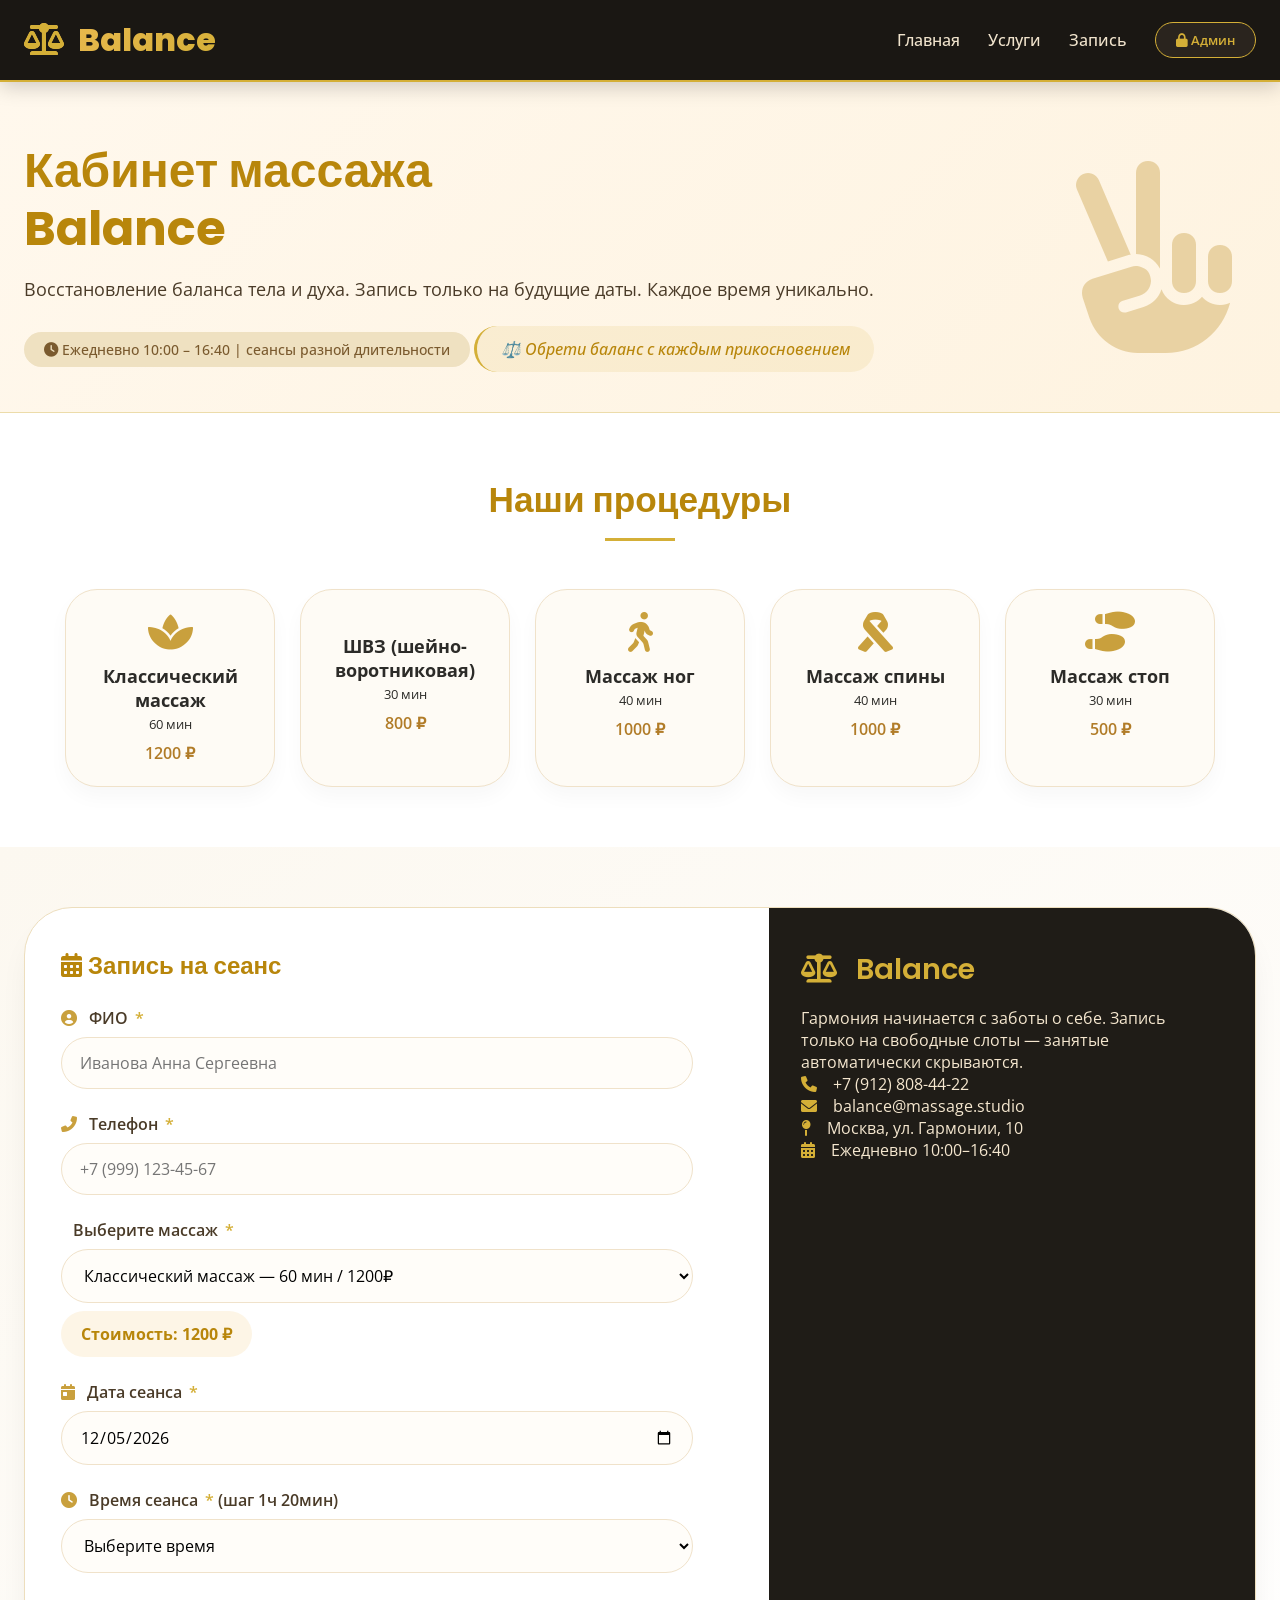
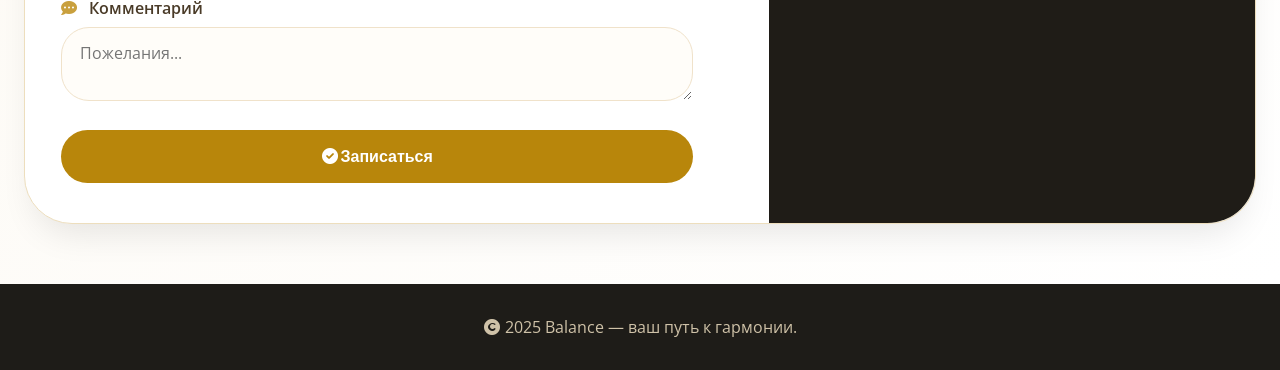
<file: index.html>
<!DOCTYPE html>
<html lang="ru">
<head>
    <meta charset="UTF-8">
    <meta name="viewport" content="width=device-width, initial-scale=1.0, user-scalable=yes">
    <title>Balance | Массаж | Гармония тела</title>
    <link rel="stylesheet" href="https://cdnjs.cloudflare.com/ajax/libs/font-awesome/6.0.0-beta3/css/all.min.css">
    <link href="https://fonts.googleapis.com/css2?family=Poppins:wght@300;400;500;600;700;800&family=Open+Sans:wght@400;500;600&display=swap" rel="stylesheet">
    <link rel="stylesheet" href="style.css">
</head>
<body>

<header class="header">
    <div class="container">
        <div class="nav-bar">
            <div class="logo"><i class="fas fa-balance-scale"></i> Balance</div>
            <div class="nav-links">
                <a href="#home">Главная</a>
                <a href="#services">Услуги</a>
                <a href="#booking-form">Запись</a>
                <button id="openAdminModalBtn" class="admin-btn"><i class="fas fa-lock"></i> Админ</button>
            </div>
        </div>
    </div>
</header>

<section id="home" class="hero">
    <div class="container hero-content">
        <div class="hero-text">
            <h1>Кабинет массажа <br>Balance</h1>
            <p>Восстановление баланса тела и духа. Запись только на будущие даты. Каждое время уникально.</p>
            <div class="hero-badge"><i class="fas fa-clock"></i> Ежедневно 10:00 – 16:40 | сеансы разной длительности</div>
            <div class="slogan-box" id="sloganText">⚖️ Обрети баланс с каждым прикосновением</div>
        </div>
        <div class="hero-img"><i class="fas fa-hand-peace"></i></div>
    </div>
</section>

<section id="services" class="services">
    <div class="container">
        <h2 class="section-title">Наши процедуры</h2>
        <div class="zones-grid" id="servicesGrid"></div>
    </div>
</section>

<section id="booking-form" class="booking-section">
    <div class="container">
        <div class="booking-wrapper">
            <div class="form-col">
                <h2 style="margin-bottom:24px; color:#b8860b;"><i class="fas fa-calendar-alt"></i> Запись на сеанс</h2>
                <form id="massageForm">
                    <div class="form-group">
                        <label><i class="fas fa-user-circle"></i> ФИО <span class="required-star">*</span></label>
                        <input type="text" id="fullname" placeholder="Иванова Анна Сергеевна" required>
                    </div>
                    <div class="form-group">
                        <label><i class="fas fa-phone-alt"></i> Телефон <span class="required-star">*</span></label>
                        <input type="tel" id="phone" placeholder="+7 (999) 123-45-67" required>
                    </div>
                    <div class="form-group">
                        <label><i class="fas fa-hand-spa"></i> Выберите массаж <span class="required-star">*</span></label>
                        <select id="service" required></select>
                        <div class="price-display" id="priceDisplay">Стоимость: </div>
                    </div>
                    <div class="form-group">
                        <label><i class="fas fa-calendar-day"></i> Дата сеанса <span class="required-star">*</span></label>
                        <input type="date" id="appointmentDate" required>
                    </div>
                    <div class="form-group">
                        <label><i class="fas fa-clock"></i> Время сеанса <span class="required-star">*</span> (шаг 1ч 20мин)</label>
                        <select id="timeSlot" required>
                            <option value="">Выберите время</option>
                            <option value="10:00">10:00</option>
                            <option value="11:20">11:20</option>
                            <option value="12:40">12:40</option>
                            <option value="14:00">14:00</option>
                            <option value="15:20">15:20</option>
                            <option value="16:40">16:40</option>
                        </select>
                    </div>
                    <div class="form-group">
                        <label><i class="fas fa-comment-dots"></i> Комментарий</label>
                        <textarea id="comment" rows="2" placeholder="Пожелания..."></textarea>
                    </div>
                    <button type="submit" class="btn-primary"><i class="fas fa-check-circle"></i> Записаться</button>
                </form>
            </div>
            <div class="info-col">
                <h3><i class="fas fa-balance-scale"></i> Balance</h3>
                <p>Гармония начинается с заботы о себе. Запись только на свободные слоты — занятые автоматически скрываются.</p>
                <div><i class="fas fa-phone"></i> +7 (912) 808-44-22</div>
                <div><i class="fas fa-envelope"></i> balance@massage.studio</div>
                <div><i class="fas fa-map-pin"></i> Москва, ул. Гармонии, 10</div>
                <div><i class="fas fa-calendar-alt"></i> Ежедневно 10:00–16:40</div>
            </div>
        </div>
    </div>
</section>

<div id="adminPanel" class="admin-panel">
    <div class="container">
        <div class="admin-header">
            <h2><i class="fas fa-user-shield"></i> Панель администратора</h2>
            <div>
                <button id="refreshAdminBtn" style="background:#efe1c1; border:none; padding:8px 20px; border-radius:40px; margin-right:10px;">
                    <i class="fas fa-sync-alt"></i> Обновить
                </button>
                <button id="logoutBtn" class="logout-btn"><i class="fas fa-sign-out-alt"></i> Выйти</button>
            </div>
        </div>

        <div class="daily-schedule">
            <h3><i class="fas fa-calendar-day"></i> Расписание на день</h3>
            <div class="daily-nav">
                <button id="prevDayBtn"><i class="fas fa-chevron-left"></i> Пред. день</button>
                <input type="date" id="scheduleDatePicker" value="">
                <button id="nextDayBtn">След. день <i class="fas fa-chevron-right"></i></button>
            </div>
            <div class="table-container">
                <table id="dailyScheduleTable">
                    <thead><tr><th>Время</th><th>ФИО</th><th>Телефон</th><th>Услуга</th><th>Комментарий</th><th>Действие</th></tr></thead>
                    <tbody id="dailyScheduleBody"><tr><td colspan="6">Выберите дату</td></tr></tbody>
                </table>
            </div>
        </div>

        <div class="schedule-block">
            <h3><i class="fas fa-calendar-times"></i> Блокировка дней и слотов</h3>
            <div class="schedule-form">
                <div class="form-group"><label>Дата:</label><input type="date" id="blockDate" min=""></div>
                <div class="form-group"><label>Время:</label>
                    <select id="blockTime"><option value="">-- Весь день --</option><option value="10:00">10:00</option><option value="11:20">11:20</option><option value="12:40">12:40</option><option value="14:00">14:00</option><option value="15:20">15:20</option><option value="16:40">16:40</option></select>
                </div>
                <button id="addBlockBtn" class="btn-primary" style="width:auto; padding:12px 24px;">Заблокировать</button>
            </div>
            <div id="blocksList" class="block-list"><strong>Текущие блокировки:</strong><br><span>Загрузка...</span></div>
        </div>

        <h3><i class="fas fa-list-alt"></i> Все записи клиентов</h3>
        <div class="table-container">
            <table id="adminTable"><thead><tr><th>Дата</th><th>Время</th><th>ФИО</th><th>Телефон</th><th>Услуга</th><th>Длительность</th><th>Стоимость</th><th>Комментарий</th><th>Дата создания</th><th>Действие</th></tr></thead>
            <tbody id="adminTableBody"><tr><td colspan="10">Загрузка...</td></tr></tbody></table>
        </div>
        <button id="clearAllAdminBtn" style="margin-top:20px; background:#f0e2ca; border:none; padding:10px 20px; border-radius:40px;"><i class="fas fa-trash-alt"></i> Очистить все записи</button>
    </div>
</div>

<footer><div class="container"><p><i class="fas fa-copyright"></i> 2025 Balance — ваш путь к гармонии.</p></div></footer>
<div id="toastMessage" class="toast-msg"></div>

<div id="adminModal" class="modal"><div class="modal-content"><i class="fas fa-lock" style="font-size:40px;color:#b8860b;"></i><h3>Вход администратора</h3><input type="text" id="adminLogin" placeholder="Логин" style="width:100%;margin:10px0;"><input type="password" id="adminPassword" placeholder="Пароль" style="width:100%;margin:10px0;"><button id="submitAdminLogin" class="btn-primary" style="margin-top:10px;">Войти</button><button id="closeModalBtn" style="margin-top:10px;background:transparent;">Отмена</button></div></div>
<div id="serviceModal" class="modal"><div class="modal-content"><h3 id="modalTitle"></h3><div id="modalBody"></div><button class="close-modal">Закрыть</button></div></div>

<script>
    // === ДАННЫЕ (те же, что и раньше) ===
    const servicesData = [
        { name: "Классический массаж", duration: "60 мин", price: 1200, icon: "fa-spa", indications: "Общее расслабление, снятие напряжения.", contraindications: "ОРВИ, острые респираторные инфекции, повышенная температура, острые воспаления, онкология." },
        { name: "ШВЗ (шейно-воротниковая)", duration: "30 мин", price: 800, icon: "fa-necklace", indications: "Головные боли, остеохондроз.", contraindications: "ОРВИ, острые инфекции, тромбоз, гипертония в стадии обострения." },
        { name: "Массаж ног", duration: "40 мин", price: 1000, icon: "fa-walking", indications: "Отеки, усталость ног.", contraindications: "ОРВИ, тромбофлебит, трофические язвы." },
        { name: "Массаж спины", duration: "40 мин", price: 1000, icon: "fa-ribbon", indications: "Боли в спине, сколиоз.", contraindications: "ОРВИ, грыжи в острой фазе, травмы позвоночника." },
        { name: "Массаж стоп", duration: "30 мин", price: 500, icon: "fa-shoe-prints", indications: "Плоскостопие, усталость стоп.", contraindications: "ОРВИ, грибок, подагра." }
    ];
    const slogans = ["⚖️ Balance — точка равновесия тела","🌸 Гармония начинается с массажа Balance","🌿 Восстанови баланс энергии с нами","💆‍♀️ Равновесие в каждом движении рук","🌙 Успокой ум, расслабь тело — Balance","✨ Баланс — это не точка, а путь","🍃 Прикосновение, возвращающее баланс","⭐ Кабинет Balance: где напряжение уходит в ноль","🌊 Твоя внутренняя гармония — наша цель","🕊️ Массаж Balance: симфония здоровья"];
    
    let appointments = [], blocks = [];
    function loadData() {
        const storedApps = localStorage.getItem('balance_appointments');
        if(storedApps) { try { appointments = JSON.parse(storedApps); } catch(e) {} }
        const storedBlocks = localStorage.getItem('balance_blocks');
        if(storedBlocks) { try { blocks = JSON.parse(storedBlocks); } catch(e) {} }
        if(window.isAdminLoggedIn) { renderAdminTable(); renderBlocksList(); renderDailySchedule(currentScheduleDate); }
    }
    function saveData() { localStorage.setItem('balance_appointments', JSON.stringify(appointments)); localStorage.setItem('balance_blocks', JSON.stringify(blocks)); }
    
    function isSlotBlocked(date, timeSlot) { return blocks.some(block => block.date === date && (!block.timeSlot || block.timeSlot === timeSlot)); }
    function isSlotBooked(date, timeSlot) { return appointments.some(a => a.date === date && a.timeSlot === timeSlot); }
    
    function addAppointment(fullname, phone, serviceName, price, duration, date, timeSlot, comment) {
        if(isSlotBlocked(date, timeSlot)) { showToast("❌ Слот заблокирован"); return false; }
        if(isSlotBooked(date, timeSlot)) { showToast("❌ Время уже занято"); return false; }
        const newApp = { id: Date.now(), fullname: escapeHtml(fullname.trim()), phone: escapeHtml(phone.trim()), service: serviceName, price, duration, date, timeSlot, comment: escapeHtml(comment.trim()) || "—", createdAt: new Date().toLocaleString('ru-RU') };
        appointments.push(newApp);
        saveData();
        if(window.isAdminLoggedIn) { renderAdminTable(); renderDailySchedule(currentScheduleDate); }
        updateTimeSlotOptions();
        showToast(`✅ Запись на ${date} в ${timeSlot} добавлена!`);
        return true;
    }
    function deleteAppointment(id) {
        appointments = appointments.filter(a => a.id !== id);
        saveData();
        if(window.isAdminLoggedIn) { renderAdminTable(); renderDailySchedule(currentScheduleDate); }
        updateTimeSlotOptions();
        showToast("Запись удалена");
    }
    function clearAllAppointments() {
        if(confirm("Удалить все записи?")) { appointments = []; saveData(); if(window.isAdminLoggedIn) renderAdminTable(); renderDailySchedule(currentScheduleDate); updateTimeSlotOptions(); showToast("Все записи очищены"); }
    }
    
    function addBlock(date, timeSlot) {
        if(!date) { showToast("Выберите дату"); return false; }
        if(blocks.some(b => b.date === date && b.timeSlot === timeSlot)) { showToast("Блокировка уже есть"); return false; }
        blocks.push({ date, timeSlot: timeSlot || undefined });
        saveData();
        if(window.isAdminLoggedIn) renderBlocksList();
        updateTimeSlotOptions();
        showToast(`Заблокирован ${date}${timeSlot ? ' время ' + timeSlot : ' (весь день)'}`);
        return true;
    }
    function removeBlock(date, timeSlot) {
        blocks = blocks.filter(b => !(b.date === date && b.timeSlot === timeSlot));
        saveData();
        if(window.isAdminLoggedIn) renderBlocksList();
        updateTimeSlotOptions();
        showToast("Блокировка снята");
    }
    function renderBlocksList() {
        const container = document.getElementById('blocksList');
        if(!container) return;
        if(blocks.length === 0) { container.innerHTML = '<strong>Текущие блокировки:</strong><br><span>Нет блокировок</span>'; return; }
        let html = '<strong>Текущие блокировки:</strong><br>';
        blocks.forEach(block => { html += `<div class="block-item">${block.date} ${block.timeSlot ? `(${block.timeSlot})` : '(весь день)'} <button onclick="window.removeBlockUI('${block.date}', '${block.timeSlot || ''}')"><i class="fas fa-trash-alt"></i></button></div>`; });
        container.innerHTML = html;
    }
    window.removeBlockUI = (date, timeSlot) => removeBlock(date, timeSlot || undefined);
    
    function renderAdminTable() {
        const tbody = document.getElementById('adminTableBody');
        if(!tbody) return;
        if(appointments.length === 0) { tbody.innerHTML = '<tr><td colspan="10">Нет записей</td></tr>'; return; }
        let html = '';
        appointments.forEach(app => { html += `<tr><td>${app.date}</td><td>${app.timeSlot}</td><td>${app.fullname}</td><td>${app.phone}</td><td>${app.service}</td><td>${app.duration}</td><td>${app.price}₽</td><td>${app.comment}</td><td>${app.createdAt}</td><td><button class="delete-btn" data-id="${app.id}"><i class="fas fa-trash-can"></i></button></td></tr>`; });
        tbody.innerHTML = html;
        document.querySelectorAll('.delete-btn').forEach(btn => btn.addEventListener('click', (e) => { const id = Number(btn.getAttribute('data-id')); if(confirm("Удалить?")) deleteAppointment(id); }));
    }
    
    let currentScheduleDate = new Date().toISOString().slice(0,10);
    function renderDailySchedule(date) {
        const tbody = document.getElementById('dailyScheduleBody');
        if(!tbody) return;
        const appsOnDate = appointments.filter(a => a.date === date);
        const times = ["10:00","11:20","12:40","14:00","15:20","16:40"];
        let html = '';
        for(let t of times) {
            const app = appsOnDate.find(a => a.timeSlot === t);
            if(app) html += `<tr><td>${t}</td><td>${app.fullname}</td><td>${app.phone}</td><td>${app.service}</td><td>${app.comment}</td><td><button class="delete-schedule-btn" data-id="${app.id}"><i class="fas fa-trash-alt"></i> Удалить</button></td></tr>`;
            else { const blocked = isSlotBlocked(date, t); html += `<tr style="opacity:0.7"><td>${t}</td><td colspan="4">${blocked ? '🔒 Заблокирован' : 'Свободно'}</td><td></td></tr>`; }
        }
        tbody.innerHTML = html;
        document.querySelectorAll('.delete-schedule-btn').forEach(btn => btn.addEventListener('click', (e) => { const id = Number(btn.getAttribute('data-id')); if(confirm("Удалить запись?")) deleteAppointment(id); }));
        document.getElementById('scheduleDatePicker').value = date;
    }
    function setScheduleDate(date) { currentScheduleDate = date; renderDailySchedule(currentScheduleDate); }
    window.prevDay = () => { let d = new Date(currentScheduleDate + "T12:00:00"); d.setDate(d.getDate()-1); setScheduleDate(d.toISOString().slice(0,10)); };
    window.nextDay = () => { let d = new Date(currentScheduleDate + "T12:00:00"); d.setDate(d.getDate()+1); setScheduleDate(d.toISOString().slice(0,10)); };
    
    function updateTimeSlotOptions() {
        const date = document.getElementById('appointmentDate').value;
        const timeSelect = document.getElementById('timeSlot');
        if(!date || !timeSelect) return;
        Array.from(timeSelect.querySelectorAll('option[value]')).forEach(opt => {
            const val = opt.value;
            if(val && (isSlotBooked(date, val) || isSlotBlocked(date, val))) { opt.disabled = true; opt.style.color = '#aaa'; if(opt.selected) timeSelect.value = ''; }
            else { opt.disabled = false; opt.style.color = ''; }
        });
    }
    
    function escapeHtml(str) { if(!str) return ''; return str.replace(/[&<>]/g, m => ({'&':'&amp;','<':'&lt;','>':'&gt;'}[m])); }
    function validatePhone(phone) { return phone.replace(/\D/g, '').length >= 10; }
    function showToast(msg) { const t = document.getElementById('toastMessage'); t.innerHTML = `<i class="fas fa-info-circle"></i> ${msg}`; t.classList.add('show'); setTimeout(() => t.classList.remove('show'), 2800); }
    
    let sloganIdx = 0;
    setInterval(() => { const el = document.getElementById('sloganText'); if(el) { el.style.opacity = '0'; setTimeout(() => { el.innerHTML = slogans[sloganIdx % slogans.length]; el.style.opacity = '1'; sloganIdx++; }, 200); } }, 5000);
    
    function renderServices() {
        const grid = document.getElementById('servicesGrid');
        if(!grid) return;
        grid.innerHTML = '';
        servicesData.forEach(s => { const card = document.createElement('div'); card.className = 'zone-card'; card.innerHTML = `<i class="fas ${s.icon}"></i><span>${s.name}</span><small>${s.duration}</small><div class="price-time">${s.price} ₽</div>`; card.addEventListener('click', () => openServiceModal(s)); grid.appendChild(card); });
    }
    function openServiceModal(s) { document.getElementById('modalTitle').innerText = `${s.name} (${s.duration}) — ${s.price}₽`; document.getElementById('modalBody').innerHTML = `<p><strong>📖 Показания:</strong> ${s.indications}</p><p><strong>⚠️ Противопоказания:</strong> ${s.contraindications}</p><p><strong>⏱️ Длительность:</strong> ${s.duration}</p>`; document.getElementById('serviceModal').style.display = 'flex'; }
    function populateServiceSelect() {
        const sel = document.getElementById('service');
        sel.innerHTML = '';
        servicesData.forEach(s => { const opt = document.createElement('option'); opt.value = s.name; opt.setAttribute('data-price', s.price); opt.setAttribute('data-duration', s.duration); opt.innerText = `${s.name} — ${s.duration} / ${s.price}₽`; sel.appendChild(opt); });
        updatePriceDisplay();
    }
    function updatePriceDisplay() { const p = document.getElementById('service').options[document.getElementById('service').selectedIndex]?.getAttribute('data-price') || 0; document.getElementById('priceDisplay').innerText = `Стоимость: ${p} ₽`; }
    function setDateMinTomorrow() {
        const inp = document.getElementById('appointmentDate');
        const tomorrow = new Date(); tomorrow.setDate(tomorrow.getDate()+1);
        const yyyy = tomorrow.getFullYear(), mm = String(tomorrow.getMonth()+1).padStart(2,'0'), dd = String(tomorrow.getDate()).padStart(2,'0');
        inp.min = `${yyyy}-${mm}-${dd}`; inp.value = `${yyyy}-${mm}-${dd}`;
        inp.addEventListener('change', () => { if(inp.value < inp.min) inp.value = inp.min; updateTimeSlotOptions(); });
        updateTimeSlotOptions();
    }
    
    document.getElementById('massageForm').addEventListener('submit', (e) => {
        e.preventDefault();
        const fullname = document.getElementById('fullname').value, phone = document.getElementById('phone').value, sel = document.getElementById('service'), serviceName = sel.value, price = parseInt(sel.options[sel.selectedIndex].getAttribute('data-price')), duration = sel.options[sel.selectedIndex].getAttribute('data-duration'), date = document.getElementById('appointmentDate').value, timeSlot = document.getElementById('timeSlot').value, comment = document.getElementById('comment').value;
        if(fullname.trim().length < 3) return showToast("Введите корректное ФИО");
        if(!validatePhone(phone)) return showToast("Некорректный телефон");
        if(!date || !timeSlot) return showToast("Выберите дату и время");
        if(isSlotBooked(date, timeSlot)) return showToast("Это время уже занято");
        if(isSlotBlocked(date, timeSlot)) return showToast("Слот заблокирован");
        if(addAppointment(fullname, phone, serviceName, price, duration, date, timeSlot, comment)) {
            document.getElementById('massageForm').reset();
            setDateMinTomorrow();
            document.getElementById('service').selectedIndex = 0;
            updatePriceDisplay();
            updateTimeSlotOptions();
        }
    });
    
    let isAdminLoggedIn = false;
    window.isAdminLoggedIn = false;
    function showAdminPanel(show) {
        const panel = document.getElementById('adminPanel');
        if(show) { panel.style.display = 'block'; loadData(); renderAdminTable(); renderBlocksList(); renderDailySchedule(currentScheduleDate); window.isAdminLoggedIn = true; }
        else { panel.style.display = 'none'; window.isAdminLoggedIn = false; }
    }
    const adminModal = document.getElementById('adminModal');
    document.getElementById('openAdminModalBtn').onclick = () => adminModal.style.display = 'flex';
    document.getElementById('closeModalBtn').onclick = () => adminModal.style.display = 'none';
    document.getElementById('submitAdminLogin').onclick = () => {
        const l = document.getElementById('adminLogin').value, p = document.getElementById('adminPassword').value;
        if(l === 'admin' && p === 'sunrise2025') { adminModal.style.display = 'none'; showAdminPanel(true); showToast("Вход выполнен"); }
        else showToast("Неверный логин или пароль");
    };
    document.getElementById('logoutBtn')?.addEventListener('click', () => showAdminPanel(false));
    document.getElementById('clearAllAdminBtn')?.addEventListener('click', clearAllAppointments);
    document.getElementById('addBlockBtn')?.addEventListener('click', () => { const d = document.getElementById('blockDate').value, t = document.getElementById('blockTime').value; if(!d) showToast("Выберите дату"); else addBlock(d, t || null); document.getElementById('blockDate').value = ''; document.getElementById('blockTime').value = ''; });
    const blockDateInput = document.getElementById('blockDate'); if(blockDateInput) { const t = new Date(); t.setDate(t.getDate()+1); blockDateInput.min = t.toISOString().slice(0,10); }
    document.getElementById('prevDayBtn')?.addEventListener('click', () => window.prevDay());
    document.getElementById('nextDayBtn')?.addEventListener('click', () => window.nextDay());
    document.getElementById('scheduleDatePicker')?.addEventListener('change', (e) => setScheduleDate(e.target.value));
    document.getElementById('refreshAdminBtn')?.addEventListener('click', () => { loadData(); if(window.isAdminLoggedIn) { renderAdminTable(); renderBlocksList(); renderDailySchedule(currentScheduleDate); } showToast("Список обновлён"); });
    
    // Синхронизация между вкладками
    window.addEventListener('storage', (event) => {
        if ((event.key === 'balance_appointments' || event.key === 'balance_blocks') && window.isAdminLoggedIn) {
            loadData();
            renderAdminTable();
            renderBlocksList();
            renderDailySchedule(currentScheduleDate);
            showToast("Данные обновлены из другой вкладки");
        }
    });
    
    window.onclick = (e) => { if(e.target === adminModal) adminModal.style.display = 'none'; if(e.target === document.getElementById('serviceModal')) document.getElementById('serviceModal').style.display = 'none'; };
    document.querySelectorAll('.close-modal').forEach(btn => btn.addEventListener('click', () => document.getElementById('serviceModal').style.display = 'none'));
    
    renderServices();
    populateServiceSelect();
    loadData();
    setDateMinTomorrow();
    document.getElementById('service').addEventListener('change', updatePriceDisplay);
    document.getElementById('appointmentDate').addEventListener('change', updateTimeSlotOptions);
    setScheduleDate(currentScheduleDate);
</script>
</body>
</html>
</file>
<file: style.css>
/* style.css - Кабинет массажа Balance */
* {
    margin: 0;
    padding: 0;
    box-sizing: border-box;
}

body {
    font-family: 'Open Sans', sans-serif;
    background: #f4f1ea;
    color: #2c2b28;
    scroll-behavior: smooth;
}

h1, h2, h3, .logo {
    font-family: 'Poppins', sans-serif;
    font-weight: 600;
}

.container {
    max-width: 1280px;
    margin: 0 auto;
    padding: 0 24px;
}

/* Header — контрастный тёмный фон с золотом */
.header {
    background: #1a1713;
    box-shadow: 0 4px 20px rgba(0,0,0,0.2);
    position: sticky;
    top: 0;
    z-index: 100;
    border-bottom: 2px solid #d4af37;
}
.nav-bar {
    display: flex;
    justify-content: space-between;
    align-items: center;
    padding: 16px 0;
    flex-wrap: wrap;
}
.logo {
    font-size: 2rem;
    font-weight: 800;
    background: linear-gradient(135deg, #eebb55, #d4af37);
    -webkit-background-clip: text;
    background-clip: text;
    color: transparent;
}
.logo i {
    background: none;
    color: #d4af37;
    margin-right: 8px;
}
.nav-links {
    display: flex;
    gap: 28px;
    align-items: center;
}
.nav-links a {
    text-decoration: none;
    font-weight: 500;
    color: #f0e3cc;
    transition: 0.2s;
}
.nav-links a:hover {
    color: #d4af37;
}
.admin-btn {
    background: #2a241e;
    border: 1px solid #d4af37;
    padding: 8px 20px;
    border-radius: 40px;
    font-weight: 600;
    cursor: pointer;
    transition: 0.2s;
    color: #d4af37;
    font-family: inherit;
}
.admin-btn:hover {
    background: #d4af37;
    color: #1a1713;
}

/* Hero */
.hero {
    background: linear-gradient(135deg, #fff8ed 0%, #fef3e0 100%);
    padding: 60px 0 40px 0;
    border-bottom: 1px solid #ecdcaa;
}
.hero-content {
    display: flex;
    flex-wrap: wrap;
    justify-content: space-between;
    align-items: center;
    gap: 30px;
}
.hero-text h1 {
    font-size: 3rem;
    font-weight: 700;
    color: #b8860b;
    line-height: 1.2;
}
.hero-text p {
    margin-top: 20px;
    font-size: 1.1rem;
    color: #4a3b28;
}
.hero-badge {
    background: #efe1c1;
    display: inline-block;
    padding: 8px 20px;
    border-radius: 40px;
    font-size: 0.9rem;
    font-weight: 500;
    margin-top: 20px;
    color: #7a5a2e;
}
.slogan-box {
    margin-top: 25px;
    font-style: italic;
    background: rgba(212, 175, 55, 0.12);
    padding: 12px 24px;
    border-radius: 60px;
    display: inline-block;
    color: #b8860b;
    font-weight: 500;
    transition: opacity 0.4s;
    border-left: 3px solid #d4af37;
}
.hero-img i {
    font-size: 12rem;
    color: #e9d2a3;
}

/* Секция услуг */
.services {
    padding: 60px 0;
    background: #ffffff;
}
.section-title {
    text-align: center;
    font-size: 2.2rem;
    margin-bottom: 48px;
    color: #b8860b;
}
.section-title:after {
    content: '';
    display: block;
    width: 70px;
    height: 3px;
    background: #d4af37;
    margin: 12px auto 0;
}
.zones-grid {
    display: flex;
    flex-wrap: wrap;
    justify-content: center;
    gap: 25px;
}
.zone-card {
    background: #fefbf5;
    border-radius: 32px;
    padding: 22px 25px;
    text-align: center;
    box-shadow: 0 10px 20px rgba(0,0,0,0.03);
    border: 1px solid #f0e2ca;
    transition: all 0.2s;
    width: 210px;
    cursor: pointer;
}
.zone-card:hover {
    transform: translateY(-5px);
    border-color: #d4af37;
    box-shadow: 0 18px 28px rgba(212,175,55,0.15);
}
.zone-card i {
    font-size: 2.5rem;
    color: #c9a03d;
    margin-bottom: 12px;
}
.zone-card span {
    font-weight: 700;
    display: block;
    font-size: 1.1rem;
}
.price-time {
    margin-top: 8px;
    font-weight: 600;
    color: #b17c28;
}

/* Форма записи */
.booking-section {
    background: linear-gradient(145deg, #fcf8f0 0%, #ffffff 100%);
    padding: 60px 0;
}
.booking-wrapper {
    display: flex;
    flex-wrap: wrap;
    gap: 40px;
    background: white;
    border-radius: 48px;
    box-shadow: 0 20px 35px -12px rgba(0,0,0,0.1);
    border: 1px solid #eddebd;
}
.form-col {
    flex: 1.2;
    padding: 40px 36px;
}
.info-col {
    flex: 0.8;
    background: #1f1c17;
    padding: 40px 32px;
    color: #f5e7cf;
    border-radius: 0 48px 48px 0;
}
.info-col h3 {
    font-size: 1.8rem;
    margin-bottom: 16px;
    color: #d4af37;
}
.info-col i {
    color: #d4af37;
    margin-right: 12px;
}
.form-group {
    margin-bottom: 24px;
}
label {
    font-weight: 600;
    display: block;
    margin-bottom: 8px;
    color: #4a3b28;
}
label i {
    color: #c9a03d;
    margin-right: 8px;
}
input, select, textarea {
    width: 100%;
    padding: 14px 18px;
    border-radius: 28px;
    border: 1.5px solid #f0e2ca;
    font-family: 'Open Sans', sans-serif;
    font-size: 1rem;
    background: #fffdf9;
}
input:focus, select:focus, textarea:focus {
    outline: none;
    border-color: #d4af37;
    box-shadow: 0 0 0 3px rgba(212,175,55,0.2);
}
.price-display {
    background: #fdf5e6;
    padding: 12px 20px;
    border-radius: 36px;
    display: inline-block;
    font-weight: 700;
    color: #b8860b;
    margin-top: 8px;
}
.btn-primary {
    background: #b8860b;
    border: none;
    padding: 14px 28px;
    border-radius: 40px;
    color: white;
    font-weight: 700;
    font-size: 1rem;
    cursor: pointer;
    width: 100%;
    font-family: 'Poppins', sans-serif;
    transition: 0.2s;
}
.btn-primary:hover {
    background: #9e7108;
    transform: translateY(-2px);
}

/* Админ-панель */
.admin-panel {
    display: none;
    background: #fcf9f2;
    padding: 40px 0;
    border-top: 2px solid #ecdcaa;
}
.admin-header {
    display: flex;
    justify-content: space-between;
    align-items: center;
    flex-wrap: wrap;
    margin-bottom: 30px;
}
.logout-btn {
    background: #f0e2ca;
    border: none;
    padding: 8px 24px;
    border-radius: 40px;
    font-weight: 600;
    cursor: pointer;
}
.schedule-block, .daily-schedule {
    background: #fff8ef;
    border-radius: 28px;
    padding: 20px;
    margin-bottom: 40px;
    border: 1px solid #eddbaa;
}
.schedule-form {
    display: flex;
    flex-wrap: wrap;
    gap: 15px;
    align-items: flex-end;
    margin-bottom: 20px;
}
.schedule-form .form-group {
    margin-bottom: 0;
    flex: 1;
}
.block-list {
    margin-top: 20px;
}
.block-item {
    background: white;
    padding: 10px 16px;
    border-radius: 40px;
    margin-bottom: 8px;
    display: inline-block;
    margin-right: 12px;
    border: 1px solid #eddbaa;
}
.block-item button {
    background: none;
    border: none;
    color: #b8860b;
    margin-left: 10px;
    cursor: pointer;
}
.table-container {
    overflow-x: auto;
    border-radius: 28px;
    border: 1px solid #eddbaa;
    background: white;
    margin-top: 20px;
}
table {
    width: 100%;
    border-collapse: collapse;
    min-width: 800px;
}
th, td {
    padding: 14px 18px;
    text-align: left;
    border-bottom: 1px solid #f0e2ca;
}
th {
    background-color: #fef5e6;
    color: #b8860b;
}
.delete-btn {
    background: none;
    border: none;
    color: #c9a03d;
    font-size: 1.2rem;
    cursor: pointer;
}
.daily-nav {
    display: flex;
    align-items: center;
    gap: 15px;
    margin: 20px 0;
}
.daily-nav button {
    background: #efe1c1;
    border: none;
    padding: 8px 16px;
    border-radius: 40px;
    cursor: pointer;
    font-weight: 600;
}
.daily-nav input {
    width: auto;
    flex: 1;
}
.toast-msg {
    position: fixed;
    bottom: 30px;
    right: 30px;
    background: #b8860b;
    color: white;
    padding: 12px 24px;
    border-radius: 60px;
    z-index: 1000;
    opacity: 0;
    visibility: hidden;
    transition: 0.2s;
}
.toast-msg.show {
    opacity: 1;
    visibility: visible;
}
footer {
    background: #1e1c18;
    color: #cfc2a8;
    text-align: center;
    padding: 32px 0;
}
.modal {
    display: none;
    position: fixed;
    top: 0; left: 0;
    width: 100%; height: 100%;
    background: rgba(0,0,0,0.7);
    justify-content: center;
    align-items: center;
    z-index: 2000;
}
.modal-content {
    background: white;
    padding: 32px;
    border-radius: 48px;
    width: 90%;
    max-width: 500px;
    max-height: 80vh;
    overflow-y: auto;
}
.modal-content h3 {
    color: #b8860b;
    margin-bottom: 16px;
}
.close-modal {
    background: #f0e2ca;
    border: none;
    padding: 8px 20px;
    border-radius: 40px;
    margin-top: 20px;
    cursor: pointer;
}
@media (max-width: 850px) {
    .hero-text h1 { font-size: 2rem; }
    .booking-wrapper { flex-direction: column; }
    .info-col { border-radius: 0 0 48px 48px; }
    .schedule-form { flex-direction: column; align-items: stretch; }
}
.required-star { color: #d4af37; margin-left: 3px; }
option:disabled {
    color: #aaa;
}
</file>
